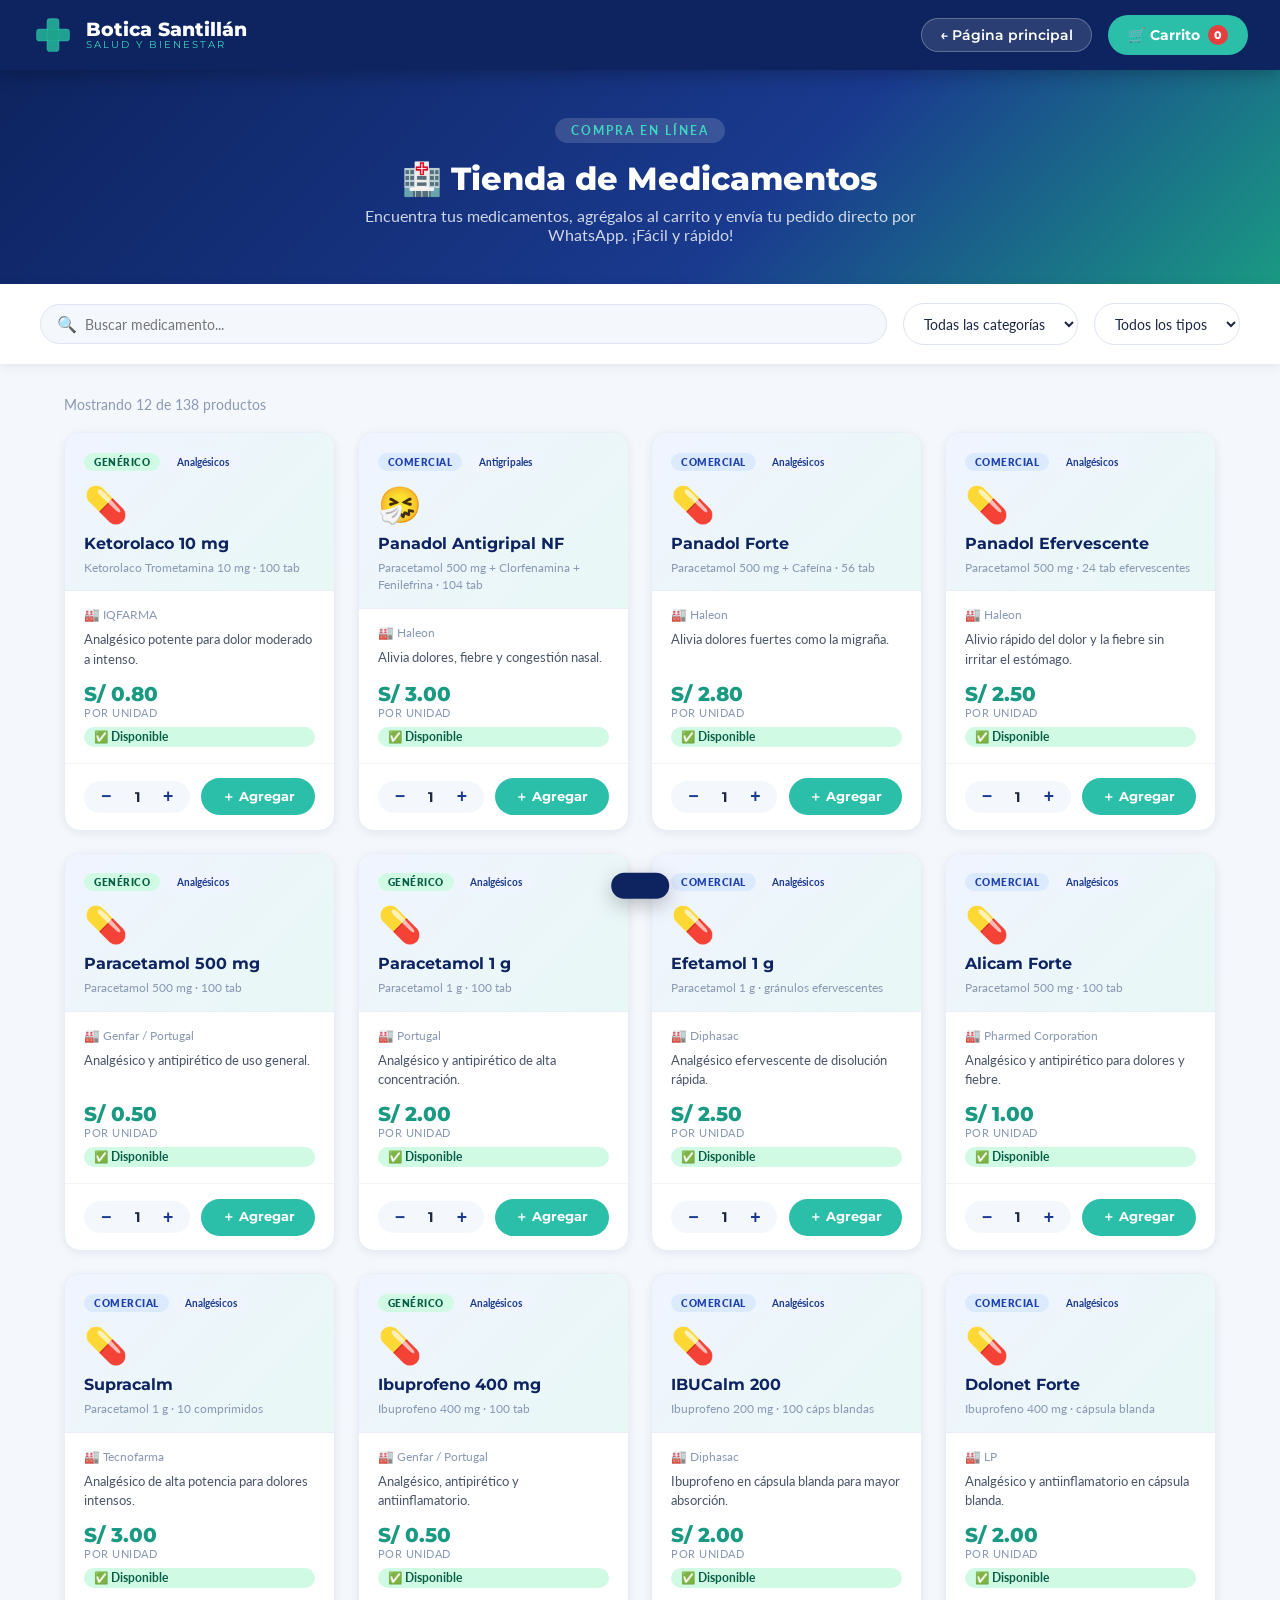
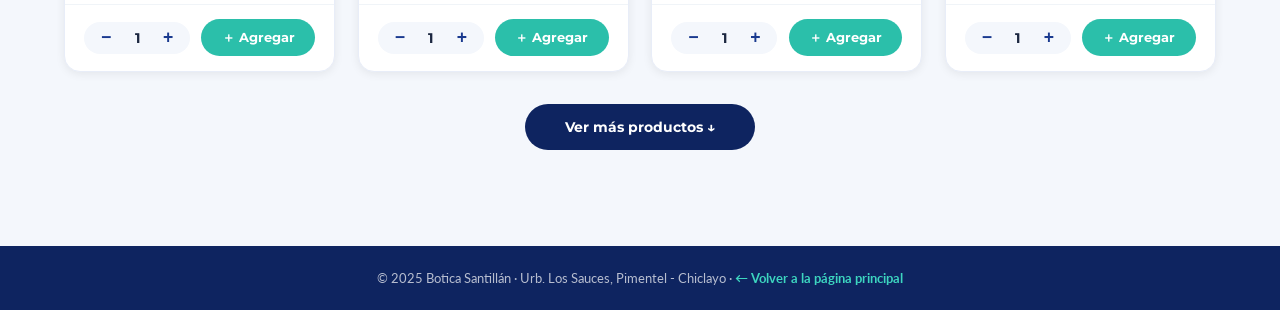
<file: tienda.html>
<!DOCTYPE html>
<html lang="es">
<head>
  <meta charset="UTF-8">
  <meta name="viewport" content="width=device-width, initial-scale=1.0">
  <title>Tienda en Línea — Botica Santillán</title>
  <link href="https://fonts.googleapis.com/css2?family=Montserrat:wght@400;600;700;800&family=Lato:wght@300;400;700&display=swap" rel="stylesheet">
  <style>
    :root {
      --blue:       #1a3a8f;
      --blue-dark:  #0e2460;
      --blue-light: #2451b3;
      --teal:       #2bbfaa;
      --teal-light: #3dd6c0;
      --teal-dark:  #1a9983;
      --white:      #ffffff;
      --gray-light: #f4f7fc;
      --gray:       #8a99b3;
      --text:       #1c2740;
    }
    *{ margin:0; padding:0; box-sizing:border-box; scroll-behavior:smooth; }
    body{ font-family:'Lato',sans-serif; color:var(--text); background:var(--gray-light); }

    /* ─── NAVBAR ─── */
    nav{
      position:fixed; top:0; left:0; right:0; z-index:1000;
      background:var(--blue-dark);
      display:flex; align-items:center; justify-content:space-between;
      padding:0 2rem; height:70px;
      box-shadow:0 2px 20px rgba(0,0,0,.3);
    }
    .nav-brand{ display:flex; align-items:center; gap:12px; text-decoration:none; }
    .nav-logo{ width:42px; height:42px; }
    .nav-title{ font-family:'Montserrat',sans-serif; font-weight:800; font-size:1.2rem; color:#fff; line-height:1.1; }
    .nav-title span{ display:block; font-size:.6rem; font-weight:400; color:var(--teal-light); letter-spacing:2px; text-transform:uppercase; }
    .nav-right{ display:flex; align-items:center; gap:1rem; }
    .btn-back{
      display:inline-flex; align-items:center; gap:7px;
      background:rgba(255,255,255,.12); color:#fff;
      border:1.5px solid rgba(255,255,255,.25);
      padding:8px 18px; border-radius:30px;
      font-family:'Montserrat',sans-serif; font-weight:600; font-size:.85rem;
      text-decoration:none; transition:all .2s;
    }
    .btn-back:hover{ background:rgba(255,255,255,.22); }
    .btn-carrito-nav{
      display:inline-flex; align-items:center; gap:8px;
      background:var(--teal); color:#fff;
      border:none; padding:10px 20px; border-radius:30px;
      font-family:'Montserrat',sans-serif; font-weight:700; font-size:.9rem;
      cursor:pointer; transition:all .2s; position:relative;
    }
    .btn-carrito-nav:hover{ background:var(--teal-dark); transform:translateY(-1px); }
    .carrito-badge{
      background:#e53e3e; color:#fff; font-size:.7rem; font-weight:800;
      width:20px; height:20px; border-radius:50%;
      display:inline-flex; align-items:center; justify-content:center;
      min-width:20px;
    }
    .carrito-badge.bump{ animation:bump .3s ease; }
    @keyframes bump{ 0%,100%{transform:scale(1)} 50%{transform:scale(1.4)} }

    /* ─── HERO TIENDA ─── */
    .tienda-hero{
      margin-top:70px;
      background:linear-gradient(135deg, var(--blue-dark) 0%, var(--blue) 60%, var(--teal-dark) 100%);
      padding:3rem 2rem 2.5rem;
      text-align:center; color:#fff;
    }
    .tienda-hero .tag{ background:rgba(255,255,255,.15); color:var(--teal-light); font-size:.75rem; font-weight:700; letter-spacing:2px; text-transform:uppercase; padding:5px 16px; border-radius:20px; display:inline-block; margin-bottom:1rem; }
    .tienda-hero h1{ font-family:'Montserrat',sans-serif; font-weight:800; font-size:2rem; margin-bottom:.5rem; }
    .tienda-hero p{ color:rgba(255,255,255,.8); font-size:1rem; max-width:560px; margin:0 auto; }

    /* ─── FILTROS ─── */
    .filtros-wrap{
      background:#fff; box-shadow:0 2px 12px rgba(0,0,0,.08);
      padding:1.2rem 2rem; position:sticky; top:70px; z-index:900;
    }
    .filtros-inner{ max-width:1200px; margin:0 auto; display:flex; gap:1rem; flex-wrap:wrap; align-items:center; }
    .search-wrap{ display:flex; align-items:center; gap:8px; flex:1; min-width:200px; background:var(--gray-light); border:1.5px solid #dde3f0; border-radius:30px; padding:0 1rem; }
    .search-wrap input{ flex:1; border:none; background:transparent; padding:.65rem 0; font-size:.9rem; font-family:'Lato',sans-serif; color:var(--text); outline:none; }
    .filtros-inner select{ padding:.65rem 1rem; border:1.5px solid #dde3f0; border-radius:30px; font-size:.88rem; font-family:'Lato',sans-serif; background:#fff; color:var(--text); cursor:pointer; }
    .filtros-inner select:focus{ border-color:var(--teal); outline:none; }

    /* ─── MAIN CONTENT ─── */
    .tienda-main{ max-width:1200px; margin:0 auto; padding:2rem 1.5rem 4rem; }
    .resultados-info{ font-size:.88rem; color:var(--gray); margin-bottom:1.2rem; }

    /* ─── GRID PRODUCTOS ─── */
    .tienda-grid{
      display:grid;
      grid-template-columns:repeat(auto-fill, minmax(260px, 1fr));
      gap:1.4rem;
    }

    /* ─── TARJETA PRODUCTO ─── */
    .tprod-card{
      background:#fff; border-radius:16px;
      box-shadow:0 2px 10px rgba(0,0,0,.07);
      border:1.5px solid #e8edf8;
      display:flex; flex-direction:column;
      transition:transform .2s, box-shadow .2s;
      overflow:hidden;
    }
    .tprod-card:hover{ transform:translateY(-4px); box-shadow:0 8px 28px rgba(26,58,143,.14); }
    .tprod-card.agotado{ opacity:.65; }

    .tprod-header{
      background:linear-gradient(135deg, #f0f4ff 0%, #e8f8f5 100%);
      padding:1.2rem 1.2rem .9rem;
      border-bottom:1.5px solid #e8edf8;
    }
    .tprod-badges{ display:flex; gap:.4rem; margin-bottom:.7rem; flex-wrap:wrap; }
    .tprod-tipo-badge{
      font-size:.65rem; font-weight:800; padding:3px 10px; border-radius:20px;
      letter-spacing:.5px; text-transform:uppercase;
    }
    .tprod-tipo-badge.generico{ background:#d1fae5; color:#065f46; }
    .tprod-tipo-badge.comercial{ background:#dbeafe; color:#1e40af; }
    .tprod-seccion-badge{ font-size:.65rem; font-weight:700; padding:3px 10px; border-radius:20px; background:#f0f4ff; color:var(--blue); }

    .tprod-icon{ font-size:2.2rem; margin:.3rem 0 .5rem; }
    .tprod-nombre{ font-family:'Montserrat',sans-serif; font-weight:700; font-size:1rem; color:var(--blue-dark); line-height:1.3; margin-bottom:.25rem; }
    .tprod-composicion{ font-size:.78rem; color:var(--gray); line-height:1.4; }

    .tprod-body{ padding:1rem 1.2rem; flex:1; display:flex; flex-direction:column; gap:.5rem; }
    .tprod-lab{ font-size:.78rem; color:var(--gray); display:flex; align-items:center; gap:5px; }
    .tprod-indicacion{ font-size:.8rem; color:#4a5568; line-height:1.5; flex:1; }

    .tprod-precios{ display:flex; gap:.8rem; align-items:flex-end; margin-top:.3rem; }
    .tprod-precio-item{ display:flex; flex-direction:column; }
    .tprod-precio-item strong{ font-family:'Montserrat',sans-serif; font-size:1.25rem; font-weight:800; color:var(--teal-dark); }
    .tprod-precio-item span{ font-size:.7rem; color:var(--gray); text-transform:uppercase; letter-spacing:.5px; }
    .tprod-precio-item.caja strong{ font-size:1rem; color:var(--blue); }

    .tprod-stock{ display:inline-block; font-size:.72rem; font-weight:700; padding:3px 10px; border-radius:20px; }
    .tprod-stock.disponible{ background:#d1fae5; color:#065f46; }
    .tprod-stock.bajo{ background:#fef3c7; color:#92400e; }
    .tprod-stock.agotado-badge{ background:#fee2e2; color:#991b1b; }

    .tprod-footer{ padding:.9rem 1.2rem; border-top:1.5px solid #f0f4f8; display:flex; gap:.7rem; align-items:center; }
    .tprod-btn-cantidad{ display:flex; align-items:center; gap:.5rem; background:var(--gray-light); border-radius:30px; padding:4px 10px; }
    .tprod-btn-cantidad button{ background:none; border:none; width:24px; height:24px; cursor:pointer; font-size:1.1rem; font-weight:700; color:var(--blue); border-radius:50%; display:flex; align-items:center; justify-content:center; transition:background .15s; }
    .tprod-btn-cantidad button:hover{ background:var(--teal-light); color:#fff; }
    .tprod-qty-display{ font-family:'Montserrat',sans-serif; font-weight:700; min-width:22px; text-align:center; font-size:.9rem; }

    .tprod-btn-agregar{
      flex:1; padding:.6rem .5rem; border:none; border-radius:30px;
      background:var(--teal); color:#fff;
      font-family:'Montserrat',sans-serif; font-weight:700; font-size:.82rem;
      cursor:pointer; transition:all .18s;
    }
    .tprod-btn-agregar:hover{ background:var(--teal-dark); }
    .tprod-btn-agregar.en-carrito{ background:var(--blue); }

    /* ─── EMPTY STATE ─── */
    .tienda-empty-state{ text-align:center; padding:3rem 1rem; grid-column:1/-1; }
    .tienda-empty-state .icon{ font-size:3rem; margin-bottom:1rem; }
    .tienda-empty-state h3{ font-family:'Montserrat',sans-serif; font-size:1.3rem; color:var(--blue-dark); margin-bottom:.5rem; }
    .tienda-empty-state p{ color:var(--gray); }

    /* ─── VER MÁS ─── */
    .ver-mas-wrap{ text-align:center; margin-top:2rem; }
    .btn-ver-mas{ background:var(--blue-dark); color:#fff; border:none; padding:.9rem 2.5rem; border-radius:30px; font-family:'Montserrat',sans-serif; font-weight:700; font-size:.9rem; cursor:pointer; transition:all .2s; }
    .btn-ver-mas:hover{ background:var(--blue); transform:translateY(-2px); }

    /* ─── MODAL CARRITO ─── */
    .carrito-overlay{
      position:fixed; inset:0; background:rgba(14,36,96,.5); z-index:2000;
      display:flex; justify-content:flex-end;
      opacity:0; visibility:hidden; transition:all .3s;
    }
    .carrito-overlay.abierto{ opacity:1; visibility:visible; }
    .carrito-panel{
      background:#fff; width:min(460px,100vw); height:100%;
      display:flex; flex-direction:column;
      transform:translateX(100%); transition:transform .35s cubic-bezier(.4,0,.2,1);
      overflow:hidden;
    }
    .carrito-overlay.abierto .carrito-panel{ transform:translateX(0); }

    .carrito-header{ background:var(--blue-dark); color:#fff; padding:1.2rem 1.5rem; display:flex; justify-content:space-between; align-items:flex-start; }
    .carrito-header h2{ font-family:'Montserrat',sans-serif; font-size:1.2rem; }
    .carrito-header p{ font-size:.82rem; opacity:.75; margin-top:3px; }
    .carrito-close{ background:rgba(255,255,255,.15); border:none; color:#fff; width:34px; height:34px; border-radius:50%; cursor:pointer; font-size:1.1rem; }

    .carrito-items{ flex:1; overflow-y:auto; padding:1rem 1.5rem; }
    .carrito-vacio{ text-align:center; padding:2.5rem 1rem; color:var(--gray); }
    .carrito-vacio p{ font-weight:700; margin:.5rem 0 .3rem; }
    .carrito-vacio span{ font-size:.83rem; }

    .carrito-item{ display:flex; align-items:center; gap:.8rem; padding:.9rem 0; border-bottom:1px solid #f0f4f8; }
    .carrito-item-info{ flex:1; }
    .carrito-item-nombre{ font-weight:700; font-size:.88rem; color:var(--blue-dark); }
    .carrito-item-comp{ font-size:.75rem; color:var(--gray); margin-top:2px; }
    .carrito-item-controls{ display:flex; align-items:center; gap:.4rem; background:var(--gray-light); border-radius:20px; padding:3px 8px; }
    .carrito-item-controls button{ background:none; border:none; cursor:pointer; font-size:1rem; font-weight:700; color:var(--blue); width:22px; height:22px; display:flex; align-items:center; justify-content:center; border-radius:50%; }
    .carrito-item-controls button:hover{ background:var(--teal); color:#fff; }
    .carrito-item-qty{ font-family:'Montserrat',sans-serif; font-weight:700; min-width:18px; text-align:center; font-size:.88rem; }
    .carrito-item-precio{ font-family:'Montserrat',sans-serif; font-weight:800; font-size:.92rem; color:var(--teal-dark); min-width:60px; text-align:right; }
    .carrito-item-quitar{ background:none; border:none; cursor:pointer; color:#ccc; font-size:.9rem; padding:3px; border-radius:50%; transition:color .15s; }
    .carrito-item-quitar:hover{ color:#e53e3e; }

    .carrito-total-wrap{ padding:1rem 1.5rem; border-top:2px solid var(--gray-light); }
    .carrito-subtotal{ display:flex; justify-content:space-between; align-items:center; }
    .carrito-subtotal span{ font-size:.88rem; color:var(--gray); }
    .carrito-subtotal strong{ font-family:'Montserrat',sans-serif; font-size:1.3rem; color:var(--blue-dark); }
    .carrito-aviso{ font-size:.75rem; color:var(--gray); margin-top:.5rem; line-height:1.4; }

    .carrito-footer-btns{ display:flex; gap:.8rem; padding:1rem 1.5rem; border-top:1px solid #f0f4f8; }
    .carrito-btn-limpiar{ flex:1; padding:.75rem; border:1.5px solid #e0e0e0; border-radius:10px; background:#fff; color:#999; font-family:'Montserrat',sans-serif; font-weight:700; font-size:.82rem; cursor:pointer; }
    .carrito-btn-limpiar:hover{ border-color:#e53e3e; color:#e53e3e; }
    .carrito-btn-proceder{ flex:2; padding:.75rem; border:none; border-radius:10px; background:var(--teal); color:#fff; font-family:'Montserrat',sans-serif; font-weight:700; font-size:.88rem; cursor:pointer; transition:background .2s; }
    .carrito-btn-proceder:hover{ background:var(--teal-dark); }

    /* ─── FORMULARIO PEDIDO ─── */
    .carrito-form{ padding:1rem 1.5rem; border-top:1px solid #f0f4f8; overflow-y:auto; }
    .carrito-form h3{ font-family:'Montserrat',sans-serif; font-size:1rem; color:var(--blue-dark); margin-bottom:1rem; }
    .carrito-form-grid{ display:grid; grid-template-columns:1fr 1fr; gap:.8rem; }
    .carrito-fg{ margin-bottom:.9rem; }
    .carrito-fg label{ display:block; font-size:.75rem; font-weight:700; color:var(--gray); margin-bottom:.35rem; text-transform:uppercase; letter-spacing:.4px; }
    .carrito-fg input, .carrito-fg select, .carrito-fg textarea{ width:100%; padding:.65rem .9rem; border:1.5px solid #dde3f0; border-radius:10px; font-size:.88rem; font-family:'Lato',sans-serif; color:var(--text); background:#fafcff; }
    .carrito-fg input:focus, .carrito-fg select:focus, .carrito-fg textarea:focus{ border-color:var(--teal); outline:none; }
    .carrito-fg textarea{ resize:vertical; min-height:60px; }

    .carrito-btn-enviar{ width:100%; padding:1rem; border:none; border-radius:12px; background:linear-gradient(135deg,#25d366,#128c7e); color:#fff; font-family:'Montserrat',sans-serif; font-weight:800; font-size:.95rem; cursor:pointer; display:flex; align-items:center; justify-content:center; gap:.6rem; transition:all .2s; margin-top:.5rem; }
    .carrito-btn-enviar:hover{ transform:translateY(-2px); box-shadow:0 6px 20px rgba(37,211,102,.4); }
    .carrito-wsp-aviso{ font-size:.73rem; color:var(--gray); text-align:center; margin-top:.5rem; }

    /* ─── TOAST ─── */
    .tienda-toast{ position:fixed; bottom:2rem; left:50%; transform:translateX(-50%) translateY(120%); background:var(--blue-dark); color:#fff; padding:.8rem 1.8rem; border-radius:30px; font-family:'Montserrat',sans-serif; font-weight:600; font-size:.88rem; z-index:3000; transition:transform .35s cubic-bezier(.4,0,.2,1); box-shadow:0 6px 20px rgba(0,0,0,.25); white-space:nowrap; }
    .tienda-toast.show{ transform:translateX(-50%) translateY(0); }

    /* ─── FOOTER ─── */
    .tienda-footer{ background:var(--blue-dark); color:rgba(255,255,255,.7); text-align:center; padding:1.5rem; font-size:.82rem; margin-top:2rem; }
    .tienda-footer a{ color:var(--teal-light); text-decoration:none; font-weight:700; }
    .tienda-footer a:hover{ text-decoration:underline; }

    /* ─── RESPONSIVE ─── */
    @media(max-width:768px){
      .filtros-inner{ gap:.6rem; }
      .tienda-grid{ grid-template-columns:1fr 1fr; gap:1rem; }
      .carrito-form-grid{ grid-template-columns:1fr; }
      nav{ padding:0 1rem; }
      .tienda-hero h1{ font-size:1.5rem; }
    }
    @media(max-width:480px){
      .tienda-grid{ grid-template-columns:1fr; }
    }
  </style>
</head>
<body>

<!-- ══ NAVBAR ══ -->
<nav>
  <a href="index.html" class="nav-brand">
    <svg class="nav-logo" viewBox="0 0 100 100" xmlns="http://www.w3.org/2000/svg">
      <rect x="35" y="10" width="30" height="80" rx="8" fill="#2bbfaa" opacity="0.85"/>
      <rect x="10" y="35" width="80" height="30" rx="8" fill="#2bbfaa" opacity="0.85"/>
      <rect x="38" y="13" width="24" height="74" rx="6" fill="#1a9983" opacity="0.5"/>
      <rect x="13" y="38" width="74" height="24" rx="6" fill="#1a9983" opacity="0.5"/>
    </svg>
    <div class="nav-title">Botica Santillán <span>Salud y Bienestar</span></div>
  </a>
  <div class="nav-right">
    <a href="index.html" class="btn-back">← Página principal</a>
    <button class="btn-carrito-nav" onclick="abrirCarrito()">
      🛒 Carrito <span class="carrito-badge" id="carrito-badge">0</span>
    </button>
  </div>
</nav>

<!-- ══ HERO ══ -->
<div class="tienda-hero">
  <div class="tag">Compra en línea</div>
  <h1>🏥 Tienda de Medicamentos</h1>
  <p>Encuentra tus medicamentos, agrégalos al carrito y envía tu pedido directo por WhatsApp. ¡Fácil y rápido!</p>
</div>

<!-- ══ FILTROS ══ -->
<div class="filtros-wrap">
  <div class="filtros-inner">
    <div class="search-wrap">
      <span>🔍</span>
      <input type="text" id="buscador" placeholder="Buscar medicamento..." oninput="filtrar()" autocomplete="off">
    </div>
    <select id="filtro-seccion" onchange="filtrar()">
      <option value="">Todas las categorías</option>
      <option>Analgésicos</option>
      <option>Antibióticos</option>
      <option>Antiinflamatorios</option>
      <option>Antihistamínicos</option>
      <option>Antigripales</option>
      <option>Gastroenterología</option>
      <option>Cardiovascular</option>
      <option>Respiratorio</option>
      <option>Dermatología</option>
      <option>Diabetes</option>
      <option>Antimicóticos</option>
      <option>Antiparasitarios</option>
      <option>Neurología</option>
      <option>Ginecología</option>
      <option>Urología</option>
      <option>Pediátricos</option>
      <option>Suplementos</option>
      <option>Otros</option>
    </select>
    <select id="filtro-tipo" onchange="filtrar()">
      <option value="">Todos los tipos</option>
      <option value="generico">Genérico</option>
      <option value="comercial">Comercial</option>
    </select>
  </div>
</div>

<!-- ══ MAIN ══ -->
<div class="tienda-main">
  <p class="resultados-info" id="info-resultados"></p>
  <div class="tienda-grid" id="tienda-grid"></div>
  <div class="ver-mas-wrap" id="ver-mas-wrap" style="display:none">
    <button class="btn-ver-mas" onclick="mostrarMas()">Ver más productos ↓</button>
  </div>
</div>

<!-- ══ FOOTER ══ -->
<div class="tienda-footer">
  <p>© 2025 Botica Santillán · Urb. Los Sauces, Pimentel - Chiclayo · <a href="index.html">← Volver a la página principal</a></p>
</div>

<!-- ══ MODAL CARRITO ══ -->
<div id="modal-carrito" class="carrito-overlay" onclick="if(event.target===this)cerrarCarrito()">
  <div class="carrito-panel">
    <div class="carrito-header">
      <div>
        <h2>🛒 Tu Carrito</h2>
        <p id="carrito-count-label">0 productos</p>
      </div>
      <button class="carrito-close" onclick="cerrarCarrito()">✕</button>
    </div>

    <div class="carrito-items" id="carrito-items">
      <div class="carrito-vacio" id="carrito-vacio">
        <div style="font-size:3rem">🛒</div>
        <p>Tu carrito está vacío</p>
        <span>Agrega productos desde el catálogo</span>
      </div>
    </div>

    <div id="carrito-total-wrap" style="display:none" class="carrito-total-wrap">
      <div class="carrito-subtotal">
        <span>Subtotal estimado:</span>
        <strong id="carrito-total-monto">S/ 0.00</strong>
      </div>
      <p class="carrito-aviso">⚠️ Precios referenciales. El monto final será confirmado por nuestro equipo.</p>
    </div>

    <div id="carrito-form" class="carrito-form" style="display:none">
      <h3>📋 Tus datos para el pedido</h3>
      <div class="carrito-form-grid">
        <div class="carrito-fg">
          <label>Nombre completo *</label>
          <input type="text" id="ped-nombre" placeholder="Ej: Juan Pérez">
        </div>
        <div class="carrito-fg">
          <label>Celular / WhatsApp *</label>
          <input type="tel" id="ped-celular" placeholder="Ej: 999 888 777">
        </div>
      </div>
      <div class="carrito-fg">
        <label>Dirección <span style="opacity:.6;text-transform:none">(opcional si recoge en tienda)</span></label>
        <input type="text" id="ped-direccion" placeholder="Ej: Av. Los Laureles 123, Pimentel">
      </div>
      <div class="carrito-form-grid">
        <div class="carrito-fg">
          <label>Tipo de entrega</label>
          <select id="ped-entrega">
            <option value="delivery">🚚 Delivery a domicilio</option>
            <option value="recojo">🏪 Recojo en tienda</option>
          </select>
        </div>
        <div class="carrito-fg">
          <label>Método de pago</label>
          <select id="ped-pago">
            <option value="efectivo">💵 Efectivo</option>
            <option value="yape">📱 Yape</option>
            <option value="mixto">🔀 Yape + Efectivo</option>
          </select>
        </div>
      </div>
      <div class="carrito-fg">
        <label>Observaciones <span style="opacity:.6;text-transform:none">(alergias, receta, etc.)</span></label>
        <textarea id="ped-obs" placeholder="Ej: Tengo receta médica, soy alérgico a..."></textarea>
      </div>
      <button class="carrito-btn-enviar" onclick="enviarPedido()">
        <svg width="20" height="20" viewBox="0 0 24 24" fill="currentColor"><path d="M17.472 14.382c-.297-.149-1.758-.867-2.03-.967-.273-.099-.471-.148-.67.15-.197.297-.767.966-.94 1.164-.173.199-.347.223-.644.075-.297-.15-1.255-.463-2.39-1.475-.883-.788-1.48-1.761-1.653-2.059-.173-.297-.018-.458.13-.606.134-.133.298-.347.446-.52.149-.174.198-.298.298-.497.099-.198.05-.371-.025-.52-.075-.149-.669-1.612-.916-2.207-.242-.579-.487-.5-.669-.51-.173-.008-.371-.01-.57-.01-.198 0-.52.074-.792.372-.272.297-1.04 1.016-1.04 2.479 0 1.462 1.065 2.875 1.213 3.074.149.198 2.096 3.2 5.077 4.487.709.306 1.262.489 1.694.625.712.227 1.36.195 1.871.118.571-.085 1.758-.719 2.006-1.413.248-.694.248-1.289.173-1.413-.074-.124-.272-.198-.57-.347m-5.421 7.403h-.004a9.87 9.87 0 01-5.031-1.378l-.361-.214-3.741.982.998-3.648-.235-.374a9.86 9.86 0 01-1.51-5.26c.001-5.45 4.436-9.884 9.888-9.884 2.64 0 5.122 1.03 6.988 2.898a9.825 9.825 0 012.893 6.994c-.003 5.45-4.437 9.884-9.885 9.884m8.413-18.297A11.815 11.815 0 0012.05 0C5.495 0 .16 5.335.157 11.892c0 2.096.547 4.142 1.588 5.945L.057 24l6.305-1.654a11.882 11.882 0 005.683 1.448h.005c6.554 0 11.89-5.335 11.893-11.893a11.821 11.821 0 00-3.48-8.413z"/></svg>
        Enviar pedido por WhatsApp
      </button>
      <p class="carrito-wsp-aviso">Serás redirigido a WhatsApp con tu pedido completo listo para enviar.</p>
    </div>

    <div id="carrito-footer-btns" class="carrito-footer-btns" style="display:none">
      <button class="carrito-btn-limpiar" onclick="vaciarCarrito()">🗑 Vaciar</button>
      <button class="carrito-btn-proceder" onclick="mostrarFormulario()">Completar pedido →</button>
    </div>
  </div>
</div>

<!-- TOAST -->
<div id="toast" class="tienda-toast"></div>

<script>
(function(){
  const WA = '51922370933';
  const POR_PAGINA = 12;

  /* ════════════════════════════════
     CATÁLOGO DE PRODUCTOS
  ════════════════════════════════ */
  const PRODUCTOS = [
    // ── ANALGÉSICOS ──
    { id:1,  nombre:'Ketorolaco 10 mg', composicion:'Ketorolaco Trometamina 10 mg · 100 tab', lab:'IQFARMA', seccion:'Analgésicos', tipo:'generico', indicacion:'Analgésico potente para dolor moderado a intenso.', punit:0.80, stock:100 },
    { id:2,  nombre:'Panadol Antigripal NF', composicion:'Paracetamol 500 mg + Clorfenamina + Fenilefrina · 104 tab', lab:'Haleon', seccion:'Antigripales', tipo:'comercial', indicacion:'Alivia dolores, fiebre y congestión nasal.', punit:3.00, stock:50 },
    { id:3,  nombre:'Panadol Forte', composicion:'Paracetamol 500 mg + Cafeína · 56 tab', lab:'Haleon', seccion:'Analgésicos', tipo:'comercial', indicacion:'Alivia dolores fuertes como la migraña.', punit:2.80, stock:50 },
    { id:4,  nombre:'Panadol Efervescente', composicion:'Paracetamol 500 mg · 24 tab efervescentes', lab:'Haleon', seccion:'Analgésicos', tipo:'comercial', indicacion:'Alivio rápido del dolor y la fiebre sin irritar el estómago.', punit:2.50, stock:40 },
    { id:5,  nombre:'Paracetamol 500 mg', composicion:'Paracetamol 500 mg · 100 tab', lab:'Genfar / Portugal', seccion:'Analgésicos', tipo:'generico', indicacion:'Analgésico y antipirético de uso general.', punit:0.50, stock:200 },
    { id:6,  nombre:'Paracetamol 1 g', composicion:'Paracetamol 1 g · 100 tab', lab:'Portugal', seccion:'Analgésicos', tipo:'generico', indicacion:'Analgésico y antipirético de alta concentración.', punit:2.00, stock:100 },
    { id:7,  nombre:'Efetamol 1 g', composicion:'Paracetamol 1 g · gránulos efervescentes', lab:'Diphasac', seccion:'Analgésicos', tipo:'comercial', indicacion:'Analgésico efervescente de disolución rápida.', punit:2.50, stock:30 },
    { id:8,  nombre:'Alicam Forte', composicion:'Paracetamol 500 mg · 100 tab', lab:'Pharmed Corporation', seccion:'Analgésicos', tipo:'comercial', indicacion:'Analgésico y antipirético para dolores y fiebre.', punit:1.00, stock:100 },
    { id:9,  nombre:'Supracalm', composicion:'Paracetamol 1 g · 10 comprimidos', lab:'Tecnofarma', seccion:'Analgésicos', tipo:'comercial', indicacion:'Analgésico de alta potencia para dolores intensos.', punit:3.00, stock:30 },
    { id:10, nombre:'Ibuprofeno 400 mg', composicion:'Ibuprofeno 400 mg · 100 tab', lab:'Genfar / Portugal', seccion:'Analgésicos', tipo:'generico', indicacion:'Analgésico, antipirético y antiinflamatorio.', punit:0.50, stock:200 },
    { id:11, nombre:'IBUCalm 200', composicion:'Ibuprofeno 200 mg · 100 cáps blandas', lab:'Diphasac', seccion:'Analgésicos', tipo:'comercial', indicacion:'Ibuprofeno en cápsula blanda para mayor absorción.', punit:2.00, stock:80 },
    { id:12, nombre:'Dolonet Forte', composicion:'Ibuprofeno 400 mg · cápsula blanda', lab:'LP', seccion:'Analgésicos', tipo:'comercial', indicacion:'Analgésico y antiinflamatorio en cápsula blanda.', punit:2.00, stock:60 },
    { id:13, nombre:'Mepadol Extra Forte', composicion:'Ibuprofeno 600 mg · 100 tab', lab:'Pharma Genéricos', seccion:'Analgésicos', tipo:'comercial', indicacion:'Antiinflamatorio, antipirético y analgésico potente.', punit:2.00, stock:60 },
    { id:14, nombre:'Na\'flex Mujer', composicion:'Ibuprofeno 200 mg · cápsula blanda', lab:'Diphasac', seccion:'Analgésicos', tipo:'comercial', indicacion:'Ibuprofeno específico para el alivio del dolor menstrual.', punit:2.00, stock:40 },
    { id:15, nombre:'Plidocheck Plus 400 mg', composicion:'Ibuprofeno 400 mg · 100 cáps blandas', lab:'Bonapharm', seccion:'Analgésicos', tipo:'comercial', indicacion:'Analgésico y antiinflamatorio en cápsula blanda.', punit:1.50, stock:50 },
    { id:16, nombre:'Doloibupress Forte', composicion:'Ibuprofeno 200 mg + Paracetamol 500 mg · 100 tab', lab:'Pharmed Corporation', seccion:'Analgésicos', tipo:'comercial', indicacion:'Combinación analgésica potente para dolores moderados.', punit:1.50, stock:80 },
    { id:17, nombre:'PalDolor Extra Forte F', composicion:'Ibuprofeno 200 mg + Paracetamol 500 mg · 200 tab', lab:'Hersil', seccion:'Analgésicos', tipo:'comercial', indicacion:'Analgésico y antiinflamatorio de doble acción.', punit:1.50, stock:100 },
    { id:18, nombre:'Naproxeno Sódico 550 mg', composicion:'Naproxeno Sódico 550 mg · 100 tab', lab:'Portugal', seccion:'Antiinflamatorios', tipo:'generico', indicacion:'Antiinflamatorio no esteroideo para dolor y artritis.', punit:1.00, stock:100 },
    { id:19, nombre:'Iraxén', composicion:'Naproxeno Sódico 550 mg · 100 comprimidos', lab:'Quilab', seccion:'Antiinflamatorios', tipo:'comercial', indicacion:'AINE para dolor, inflamación y fiebre.', punit:1.60, stock:60 },
    { id:20, nombre:'Aproflam', composicion:'Naproxeno Sódico · 100 tab', lab:'LP', seccion:'Antiinflamatorios', tipo:'comercial', indicacion:'Antiinflamatorio y analgésico.', punit:2.00, stock:50 },
    { id:21, nombre:'Reprimán 500 mg', composicion:'Metamizol Sódico 500 mg · 100 comprimidos', lab:'Quilab', seccion:'Analgésicos', tipo:'comercial', indicacion:'Analgésico y antipirético potente.', punit:0.50, stock:100 },
    { id:22, nombre:'Ergonex Plus', composicion:'Cafeína 100 mg + Ergotamina 1 mg + Paracetamol · tab', lab:'Laboratorio', seccion:'Analgésicos', tipo:'comercial', indicacion:'Para tratamiento de la migraña y cefaleas.', punit:2.30, stock:40 },
    { id:23, nombre:'GripaMaxx', composicion:'Paracetamol 325 mg + Dextrometorfano + Fenilefrina · 120 cáps', lab:'Diphasac', seccion:'Antigripales', tipo:'comercial', indicacion:'Alivia síntomas del resfriado: dolor, tos y congestión.', punit:3.00, stock:60 },
    { id:24, nombre:'Chao NF', composicion:'Paracetamol 500 mg + Fenilefrina + Clorfenamina · 100 tab', lab:'Laboratorio', seccion:'Antigripales', tipo:'comercial', indicacion:'Contra los malestares de la gripe.', punit:2.50, stock:60 },
    { id:25, nombre:'Resfliu', composicion:'Paracetamol 500 mg + Fenilefrina + Clorfenamina · 100 tab', lab:'LP', seccion:'Antigripales', tipo:'comercial', indicacion:'Alivia síntomas de la gripe y el resfrío.', punit:1.50, stock:80 },
    { id:26, nombre:'Dexalor Plus', composicion:'Betametasona 0.25 mg + Dexclorfeniramina 2 mg · 100 tab', lab:'LP', seccion:'Antihistamínicos', tipo:'comercial', indicacion:'Antihistamínico y antiinflamatorio para alergias.', punit:2.00, stock:40 },
    { id:27, nombre:'Tadoflex', composicion:'Paracetamol 300 mg + Clorzoxazona · 100 tab', lab:'LP', seccion:'Analgésicos', tipo:'comercial', indicacion:'Relajante muscular y analgésico.', punit:3.00, stock:50 },
    { id:28, nombre:'Diclofenaco 50 mg', composicion:'Diclofenaco Sódico 50 mg · 100 tab', lab:'IQFARMA / Genfar', seccion:'Antiinflamatorios', tipo:'generico', indicacion:'AINE para dolor e inflamación osteoarticular.', punit:0.40, stock:200 },
    { id:29, nombre:'Dolocordralan Forte', composicion:'Diclofenaco Sódico 100 mg · tab liberación prolongada', lab:'Laboratorio', seccion:'Antiinflamatorios', tipo:'comercial', indicacion:'Antiinflamatorio de liberación prolongada.', punit:1.50, stock:40 },
    { id:30, nombre:'Dolocordralan Extra Forte NF', composicion:'Diclofenaco 50 mg + Tiamina + Piridoxina + Cianocobalamina · 204 cáps', lab:'Laboratorio', seccion:'Antiinflamatorios', tipo:'comercial', indicacion:'Antiinflamatorio con complejo vitamínico B.', punit:2.50, stock:50 },
    { id:31, nombre:'Orfenadrina 100 mg', composicion:'Orfenadrina 100 mg · tab liberación prolongada', lab:'Portugal', seccion:'Analgésicos', tipo:'generico', indicacion:'Relajante muscular para contracturas y dolor.', punit:1.00, stock:60 },
    { id:32, nombre:'MioDel Relax NF', composicion:'Paracetamol 450 mg + Orfenadrina 35 mg · 100 tab', lab:'LP Laboratorios', seccion:'Analgésicos', tipo:'comercial', indicacion:'Relajante muscular y analgésico combinado.', punit:2.50, stock:40 },

    // ── ANTIBIÓTICOS ──
    { id:33, nombre:'Amoxicilina 500 mg', composicion:'Amoxicilina 500 mg · 100 cáps', lab:'Portugal', seccion:'Antibióticos', tipo:'generico', indicacion:'Antibiótico de amplio espectro para infecciones bacterianas.', punit:0.50, stock:200 },
    { id:34, nombre:'Bactamox (Amoxicilina) 500 mg', composicion:'Amoxicilina 500 mg · 100 cáps', lab:'OQ Pharmaceutical', seccion:'Antibióticos', tipo:'comercial', indicacion:'Antibiótico betalactámico para infecciones bacterianas.', punit:1.50, stock:80 },
    { id:35, nombre:'Azitromicina 500 mg', composicion:'Azitromicina 500 mg · 100 tab', lab:'Portugal', seccion:'Antibióticos', tipo:'generico', indicacion:'Antibiótico macrólido para infecciones respiratorias y de piel.', punit:2.00, stock:100 },
    { id:36, nombre:'Amoxicilina + Ác. Clavulánico 500/125 mg', composicion:'Amoxicilina 500 mg + Ácido Clavulánico 125 mg · 10 tab', lab:'Pharma Genéricos', seccion:'Antibióticos', tipo:'generico', indicacion:'Antibiótico de amplio espectro resistente a betalactamasas.', punit:4.50, stock:60 },
    { id:37, nombre:'Proflox-CL 500/125 mg', composicion:'Amoxicilina 500 mg + Ácido Clavulánico 125 mg · 10 tab', lab:'Bonapharm', seccion:'Antibióticos', tipo:'comercial', indicacion:'Antibiótico betalactámico combinado.', punit:3.50, stock:50 },
    { id:38, nombre:'Amoxelin 875/125 mg', composicion:'Amoxicilina 875 mg + Ácido Clavulánico 125 mg · 42 tab', lab:'LP', seccion:'Antibióticos', tipo:'comercial', indicacion:'Antibiótico betalactámico de alta potencia.', punit:4.50, stock:40 },
    { id:39, nombre:'Bactrim Forte', composicion:'Sulfametoxazol 800 mg + Trimetoprima 160 mg · 100 comprimidos', lab:'Sagebsa', seccion:'Antibióticos', tipo:'comercial', indicacion:'Antibiótico para infecciones urinarias y respiratorias.', punit:2.00, stock:80 },
    { id:40, nombre:'Bacterol Forte', composicion:'Sulfametoxazol 800 mg + Trimetoprima 160 mg · 20 tab', lab:'Laboratorio', seccion:'Antibióticos', tipo:'comercial', indicacion:'Antibiótico combinado para infecciones bacterianas.', punit:2.50, stock:60 },
    { id:41, nombre:'Eritromicina 500 mg', composicion:'Eritromicina 500 mg · cáps', lab:'Genfar', seccion:'Antibióticos', tipo:'generico', indicacion:'Antibiótico macrólido para infecciones de vías respiratorias.', punit:1.00, stock:80 },
    { id:42, nombre:'Dicloxacilina 500 mg', composicion:'Dicloxacilina 500 mg · 100 cáps', lab:'Portugal', seccion:'Antibióticos', tipo:'generico', indicacion:'Antibiótico para infecciones por estafilococos.', punit:0.80, stock:100 },
    { id:43, nombre:'Doxiciclina 100 mg', composicion:'Doxiciclina 100 mg · 100 tab/cáps', lab:'Portugal / AC Farma', seccion:'Antibióticos', tipo:'generico', indicacion:'Antibiótico tetraciclina de amplio espectro.', punit:1.00, stock:100 },
    { id:44, nombre:'Biobroncol S (Cefalexina 500 mg)', composicion:'Cefalexina 500 mg · 12 cáps', lab:'IQFARMA', seccion:'Antibióticos', tipo:'comercial', indicacion:'Antibiótico cefalosporina para infecciones de piel y vías urinarias.', punit:3.50, stock:40 },
    { id:45, nombre:'Cloranfenicol', composicion:'Cloranfenicol · 100 cáps', lab:'IQFARMA', seccion:'Antibióticos', tipo:'generico', indicacion:'Antibiótico de amplio espectro para infecciones graves.', punit:2.50, stock:50 },
    { id:46, nombre:'Dicloxacilina 250 mg/5 mL Susp.', composicion:'Dicloxacilina 250 mg/5 mL · polvo 60 mL', lab:'Portugal', seccion:'Antibióticos', tipo:'generico', indicacion:'Antibiótico en suspensión para niños con infecciones por estafilococos.', punit:8.00, stock:30 },
    { id:47, nombre:'Amoxicilina + Ác. Clavulánico 250/62.5 mg Susp', composicion:'Amoxicilina + Ácido Clavulánico · polvo 60 mL', lab:'Portugal', seccion:'Pediátricos', tipo:'generico', indicacion:'Antibiótico combinado en suspensión para niños.', punit:14.50, stock:25 },

    // ── ANTIHISTAMÍNICOS ──
    { id:48, nombre:'Loratadina 10 mg', composicion:'Loratadina 10 mg · 100 tab', lab:'Farmindustria', seccion:'Antihistamínicos', tipo:'generico', indicacion:'Antihistamínico para rinitis alérgica y urticaria.', punit:2.00, stock:100 },
    { id:49, nombre:'Clorophen (Clorfenamina 4 mg)', composicion:'Clorfenamina Maleato 4 mg · 100 tab', lab:'Pharmed Corporation', seccion:'Antihistamínicos', tipo:'comercial', indicacion:'Antihistamínico para alergias e irritaciones.', punit:1.00, stock:80 },
    { id:50, nombre:'Desloratadina 5 mg', composicion:'Desloratadina 5 mg · 100 tab', lab:'LaboGen', seccion:'Antihistamínicos', tipo:'generico', indicacion:'Antihistamínico de segunda generación sin somnolencia.', punit:0.70, stock:100 },
    { id:51, nombre:'Neoalergine Plus (Cetirizina 10 mg)', composicion:'Cetirizina Clorhidrato 10 mg · 30 cáps blandas', lab:'Bonapharm', seccion:'Antihistamínicos', tipo:'comercial', indicacion:'Antihistamínico para alergias estacionales y urticaria.', punit:1.50, stock:60 },
    { id:52, nombre:'Levitor (Levocetirizina 5 mg)', composicion:'Levocetirizina 5 mg · 100 tab', lab:'LP', seccion:'Antihistamínicos', tipo:'comercial', indicacion:'Antihistamínico potente para alergias.', punit:1.50, stock:50 },
    { id:53, nombre:'Levocetirizina 5 mg', composicion:'Levocetirizina 5 mg · 100 tab', lab:'LaboGen', seccion:'Antihistamínicos', tipo:'generico', indicacion:'Antihistamínico de última generación.', punit:0.70, stock:80 },
    { id:54, nombre:'Dexametasona 4 mg', composicion:'Dexametasona 4 mg · 100 tab', lab:'Portugal', seccion:'Antiinflamatorios', tipo:'generico', indicacion:'Corticosteroide para inflamación, alergias y enfermedades autoinmunes.', punit:0.50, stock:100 },
    { id:55, nombre:'Mexadet (Dexametasona)', composicion:'Dexametasona 4 mg · tab', lab:'Laboratorio', seccion:'Antiinflamatorios', tipo:'comercial', indicacion:'Corticosteroide de uso sistémico.', punit:1.00, stock:60 },
    { id:56, nombre:'Clorfenamina Maleato 2 mg/5 mL Jarabe', composicion:'Clorfenamina 2 mg/5 mL · solución oral 120 mL', lab:'Portugal', seccion:'Pediátricos', tipo:'generico', indicacion:'Antihistamínico en jarabe para niños con alergias.', punit:6.00, stock:30 },
    { id:57, nombre:'Cetirizina 5 mg/5 mL Solución', composicion:'Cetirizina 5 mg/5 mL · solución oral 60 mL', lab:'Portugal', seccion:'Pediátricos', tipo:'generico', indicacion:'Antihistamínico líquido para niños.', punit:6.00, stock:25 },

    // ── GASTROENTEROLOGÍA ──
    { id:58, nombre:'Omeprazol 20 mg', composicion:'Omeprazol 20 mg · 100 cáps', lab:'MS Pharma / DANY', seccion:'Gastroenterología', tipo:'generico', indicacion:'Inhibidor de bomba de protones para gastritis y úlceras.', punit:0.50, stock:200 },
    { id:59, nombre:'Esomeprazol 20 mg', composicion:'Esomeprazol 20 mg · 30 tab liberación retardada', lab:'Bonapharm', seccion:'Gastroenterología', tipo:'generico', indicacion:'Inhibidor de bomba de protones de nueva generación.', punit:1.20, stock:80 },
    { id:60, nombre:'Gaseobal (Simeticona 125 mg)', composicion:'Simeticona 125 mg · 100 cáps blandas', lab:'Laboratorio', seccion:'Gastroenterología', tipo:'comercial', indicacion:'Antiinflatulento para gases y distensión abdominal.', punit:2.00, stock:60 },
    { id:61, nombre:'Simeticona 80 mg', composicion:'Simeticona 80 mg · 30 tab masticables', lab:'IQFARMA', seccion:'Gastroenterología', tipo:'generico', indicacion:'Para gases y flatulencias.', punit:0.80, stock:80 },
    { id:62, nombre:'Nopasmoll', composicion:'Hioscina 10 mg + Paracetamol 500 mg · 100 tab', lab:'LP', seccion:'Gastroenterología', tipo:'comercial', indicacion:'Antiespasmódico y analgésico para dolor abdominal.', punit:2.00, stock:60 },
    { id:63, nombre:'Gineprox Compositum', composicion:'Hioscina 10 mg + Metamizol 250 mg · 100 tab', lab:'LP', seccion:'Gastroenterología', tipo:'comercial', indicacion:'Analgésico y antiespasmódico para cólicos.', punit:2.00, stock:50 },
    { id:64, nombre:'Floratil 250 mg', composicion:'Saccharomyces boulardii 250 mg · 10 cáps', lab:'Laboratorio', seccion:'Gastroenterología', tipo:'comercial', indicacion:'Probiótico para diarrea y restauración de flora intestinal.', punit:4.50, stock:40 },
    { id:65, nombre:'Darrex (Loperamida)', composicion:'Loperamida 2 mg · 100 cáps', lab:'LP', seccion:'Gastroenterología', tipo:'comercial', indicacion:'Antidiarreico para el control de la diarrea aguda.', punit:4.50, stock:50 },
    { id:66, nombre:'Bismutol', composicion:'Subsalicilato de Bismuto · frasco', lab:'Laboratorio', seccion:'Gastroenterología', tipo:'comercial', indicacion:'Alivio de acidez, indigestión, diarrea y náuseas.', punit:1.50, stock:40 },
    { id:67, nombre:'Ciruelax Té', composicion:'Cassia angustifolia · 30 filtrantes', lab:'Garden House', seccion:'Gastroenterología', tipo:'comercial', indicacion:'Laxante natural de origen vegetal.', punit:1.30, stock:50 },
    { id:68, nombre:'Dilolax Retard (Bisacodilo 5 mg)', composicion:'Bisacodilo 5 mg · 100 tab liberación retardada', lab:'OQ Pharmaceutical', seccion:'Gastroenterología', tipo:'comercial', indicacion:'Laxante para el estreñimiento.', punit:1.50, stock:60 },
    { id:69, nombre:'Bisacodilo 5 mg', composicion:'Bisacodilo 5 mg · 100 tab', lab:'AC Farma', seccion:'Gastroenterología', tipo:'generico', indicacion:'Laxante estimulante para estreñimiento.', punit:1.50, stock:60 },
    { id:70, nombre:'Magnesol', composicion:'Magnesio + Zinc · suplemento nutricional 33/5g', lab:'Laboratorio', seccion:'Suplementos', tipo:'comercial', indicacion:'Suplemento de magnesio y zinc para el organismo.', punit:1.50, stock:30 },
    { id:71, nombre:'Nitoxadin 100 mg/5 mL', composicion:'Nitazoxanida 100 mg/5 mL · polvo 60 mL', lab:'Portugal', seccion:'Antiparasitarios', tipo:'generico', indicacion:'Antiparasitario para Giardia, Cryptosporidium y otras parasitosis.', punit:20.00, stock:20 },
    { id:72, nombre:'Nitoxadin 500 mg', composicion:'Nitazoxanida 500 mg · 6 tab', lab:'Portugal', seccion:'Antiparasitarios', tipo:'generico', indicacion:'Antiparasitario de amplio espectro.', punit:24.00, stock:20 },
    { id:73, nombre:'Parasitel (Albendazol 200 mg)', composicion:'Albendazol 200 mg · tab', lab:'Markos', seccion:'Antiparasitarios', tipo:'comercial', indicacion:'Antihelmíntico para lombricosis y otras parasitosis.', punit:4.50, stock:40 },
    { id:74, nombre:'Albendazol 100 mg/5 mL Susp.', composicion:'Albendazol 100 mg/5 mL · 2 frascos x 20 mL', lab:'Farmindustria', seccion:'Antiparasitarios', tipo:'generico', indicacion:'Antihelmíntico en suspensión para niños.', punit:5.00, stock:30 },
    { id:75, nombre:'Metronidazol 500 mg', composicion:'Metronidazol 500 mg · 100 tab', lab:'Genfar', seccion:'Antibióticos', tipo:'generico', indicacion:'Antibiótico para infecciones por anaerobios y parásitos.', punit:1.00, stock:100 },
    { id:76, nombre:'Vitathon', composicion:'Complejo B + Vitaminas · suplemento', lab:'Abbott', seccion:'Suplementos', tipo:'comercial', indicacion:'Suplemento vitamínico para el fortalecimiento del organismo.', punit:2.00, stock:50 },

    // ── CARDIOVASCULAR ──
    { id:77, nombre:'Losartán Potásico 50 mg', composicion:'Losartán Potásico 50 mg · 100 tab', lab:'AC Farma / Portugal', seccion:'Cardiovascular', tipo:'generico', indicacion:'Antihipertensivo ARA-II para la hipertensión arterial.', punit:0.90, stock:100 },
    { id:78, nombre:'Furosemida 40 mg', composicion:'Furosemida 40 mg · 100 tab', lab:'IQFARMA', seccion:'Cardiovascular', tipo:'generico', indicacion:'Diurético de asa para hipertensión e insuficiencia cardíaca.', punit:0.30, stock:150 },
    { id:79, nombre:'Angidex NF (Nifedipino 30 mg)', composicion:'Nifedipino 30 mg · 30 tab liberación prolongada', lab:'Portugal', seccion:'Cardiovascular', tipo:'comercial', indicacion:'Calcioantagonista para hipertensión y angina de pecho.', punit:2.00, stock:40 },
    { id:80, nombre:'Captopril 25 mg', composicion:'Captopril 25 mg · 100 tab', lab:'Farmindustria', seccion:'Cardiovascular', tipo:'generico', indicacion:'IECA para hipertensión arterial e insuficiencia cardíaca.', punit:0.10, stock:200 },
    { id:81, nombre:'Tamsulosina 0.4 mg', composicion:'Tamsulosina 0.4 mg · 30 cáps liberación prolongada', lab:'Bonapharm', seccion:'Urología', tipo:'generico', indicacion:'Para el tratamiento de la hiperplasia prostática benigna.', punit:1.50, stock:40 },
    { id:82, nombre:'Bisoprolol Fumarato 5 mg', composicion:'Bisoprolol Fumarato 5 mg · 30 tab', lab:'QM Pharma', seccion:'Cardiovascular', tipo:'generico', indicacion:'Betabloqueador para hipertensión y enfermedades cardíacas.', punit:1.50, stock:30 },
    { id:83, nombre:'Gemfibrozilo 600 mg', composicion:'Gemfibrozilo 600 mg · 20 tab', lab:'IQFARMA', seccion:'Cardiovascular', tipo:'generico', indicacion:'Para reducir triglicéridos y colesterol elevados.', punit:2.00, stock:30 },

    // ── RESPIRATORIO ──
    { id:84, nombre:'Salbutamol 100 mcg/dosis', composicion:'Salbutamol 100 mcg/dosis · aerosol 200 dosis', lab:'LABOT / Pharma Genéricos', seccion:'Respiratorio', tipo:'generico', indicacion:'Broncodilatador para asma y EPOC.', punit:12.00, stock:25 },
    { id:85, nombre:'Ventusol (Salbutamol 5 mg/mL)', composicion:'Salbutamol 5 mg/mL · solución nebulización', lab:'Farmasur', seccion:'Respiratorio', tipo:'comercial', indicacion:'Broncodilatador para nebulización.', punit:20.00, stock:20 },
    { id:86, nombre:'Merifar (Metoclopramida HCl 4 mg/mL)', composicion:'Metoclopramida HCl 4 mg/mL · solución 15 mL', lab:'Laboratorios Indufar', seccion:'Gastroenterología', tipo:'comercial', indicacion:'Antiemético y procinético para náuseas y vómitos.', punit:25.00, stock:15 },
    { id:87, nombre:'Ambroxol 30 mg/5 mL', composicion:'Ambroxol 30 mg/5 mL · solución oral 120 mL', lab:'Portugal', seccion:'Respiratorio', tipo:'generico', indicacion:'Mucolítico para flemas y tos con mucosidad.', punit:7.00, stock:30 },
    { id:88, nombre:'Ambroxol Pediátrico 15 mg/5 mL', composicion:'Ambroxol 15 mg/5 mL · solución oral 120 mL', lab:'Portugal', seccion:'Pediátricos', tipo:'generico', indicacion:'Mucolítico pediátrico para flemas y tos.', punit:7.00, stock:30 },
    { id:89, nombre:'Dextrometorfano 15 mg/5 mL', composicion:'Dextrometorfano 15 mg/5 mL · solución 120 mL', lab:'Portugal', seccion:'Respiratorio', tipo:'generico', indicacion:'Antitusígeno para tos seca.', punit:7.50, stock:30 },
    { id:90, nombre:'Otidol (Solución Ótica 5 mL)', composicion:'Solución ótica · 5 mL', lab:'Lansier', seccion:'Otros', tipo:'comercial', indicacion:'Para el dolor e infecciones del oído externo.', punit:13.00, stock:20 },
    { id:91, nombre:'Floril (Solución Oftálmica)', composicion:'Solución oftálmica · 15 mL', lab:'Lansier', seccion:'Otros', tipo:'comercial', indicacion:'Para el tratamiento de afecciones oculares.', punit:13.50, stock:20 },
    { id:92, nombre:'Gentamicina 0.3% Gotas', composicion:'Gentamicina 0.3% · solución oftálmica 5 mL', lab:'Laboratorio', seccion:'Otros', tipo:'generico', indicacion:'Antibiótico oftálmico para conjuntivitis bacteriana.', punit:6.50, stock:25 },
    { id:93, nombre:'Paracetamol 100 mg/mL Gotas', composicion:'Paracetamol 100 mg/mL · gotas orales 15 mL', lab:'Portugal', seccion:'Pediátricos', tipo:'generico', indicacion:'Analgésico y antipirético en gotas para bebés.', punit:7.00, stock:30 },
    { id:94, nombre:'Tapsin Plus DÍA', composicion:'Paracetamol 650 mg + Clorfenamina + Dextrometorfano · 60 sobres', lab:'Laboratorio', seccion:'Antigripales', tipo:'comercial', indicacion:'Para los síntomas de la gripe durante el día.', punit:3.30, stock:30 },
    { id:95, nombre:'Tapsin Plus NOCHE', composicion:'Paracetamol 650 mg + Clorfenamina + Dextrometorfano · 60 sobres', lab:'Laboratorio', seccion:'Antigripales', tipo:'comercial', indicacion:'Para los síntomas de la gripe durante la noche.', punit:2.50, stock:30 },
    { id:96, nombre:'Bronquitos (Broncodilatador)', composicion:'Clenbuterol + Ambroxol · jarabe', lab:'Laboratorio', seccion:'Respiratorio', tipo:'comercial', indicacion:'Broncodilatador y expectorante para asma y bronquitis.', punit:13.00, stock:20 },
    { id:97, nombre:'Flamalgésico Ibuprofeno 100 mg/5 mL', composicion:'Ibuprofeno 100 mg/5 mL · suspensión 60 mL', lab:'Sherfarma', seccion:'Pediátricos', tipo:'comercial', indicacion:'Analgésico y antipirético para niños.', punit:10.00, stock:25 },
    { id:98, nombre:'Paracetamol Pediátrico 160 mg/5 mL', composicion:'Paracetamol 160 mg/5 mL · jarabe 120 mL', lab:'Genfar Kids', seccion:'Pediátricos', tipo:'generico', indicacion:'Analgésico y antipirético para niños desde 2 años.', punit:7.50, stock:30 },
    { id:99, nombre:'Panadol Niños 2-11 años', composicion:'Paracetamol 160 mg/5 mL · jarabe 60 mL', lab:'GSK', seccion:'Pediátricos', tipo:'comercial', indicacion:'Analgésico y antipirético para niños de 2 a 11 años.', punit:20.50, stock:30 },
    { id:100,nombre:'Ibuprofeno 100 mg/5 mL Susp.', composicion:'Ibuprofeno 100 mg/5 mL · suspensión 80 mL', lab:'Portugal / IQFARMA', seccion:'Pediátricos', tipo:'generico', indicacion:'Antiinflamatorio y antipirético en suspensión para niños.', punit:6.50, stock:30 },

    // ── DERMATOLOGÍA ──
    { id:101,nombre:'Aciclovir 5% Crema', composicion:'Aciclovir 5% · crema 5 g', lab:'Farmindustria / Portugal', seccion:'Dermatología', tipo:'generico', indicacion:'Antiviral tópico para herpes labial y herpes zóster.', punit:5.50, stock:50 },
    { id:102,nombre:'Aciclovir 200 mg', composicion:'Aciclovir 200 mg · 100 tab', lab:'Portugal', seccion:'Dermatología', tipo:'generico', indicacion:'Antiviral oral para herpes simple y varicela.', punit:0.50, stock:100 },
    { id:103,nombre:'Aciclovir 400 mg', composicion:'Aciclovir 400 mg · 100 tab', lab:'Induquimica', seccion:'Dermatología', tipo:'generico', indicacion:'Antiviral de mayor concentración para herpes.', punit:0.70, stock:80 },
    { id:104,nombre:'Aciclovir 800 mg', composicion:'Aciclovir 800 mg · 10 tab', lab:'AC Farma', seccion:'Dermatología', tipo:'generico', indicacion:'Antiviral de alta concentración para herpes zóster.', punit:2.00, stock:50 },
    { id:105,nombre:'Roxtil B Crema 20 g', composicion:'Clotrimazol 1% + Gentamicina 0.1% + Betametasona 0.05% · 20 g', lab:'Roxfarma', seccion:'Dermatología', tipo:'comercial', indicacion:'Crema triple acción: antimicótico, antibiótico y antiinflamatorio.', punit:12.00, stock:30 },
    { id:106,nombre:'Portil NF Crema 20 g', composicion:'Clotrimazol + Gentamicina + Betametasona · 20 g', lab:'Portugal', seccion:'Dermatología', tipo:'comercial', indicacion:'Crema antimicótica, antibacteriana y antiinflamatoria.', punit:7.50, stock:30 },
    { id:107,nombre:'Ketoconazol 2% Crema', composicion:'Ketoconazol 2% · crema 20 g', lab:'Portugal', seccion:'Antimicóticos', tipo:'generico', indicacion:'Antimicótico tópico para hongos, dermatitis seborreica y tiña.', punit:7.50, stock:40 },
    { id:108,nombre:'Ketoconazol 200 mg', composicion:'Ketoconazol 200 mg · 100 tab', lab:'Portugal', seccion:'Antimicóticos', tipo:'generico', indicacion:'Antimicótico oral para infecciones fúngicas sistémicas.', punit:1.00, stock:60 },
    { id:109,nombre:'Terbinafina 1% Crema', composicion:'Terbinafina 1% · crema 20 g', lab:'Portugal / Genfar', seccion:'Antimicóticos', tipo:'generico', indicacion:'Antimicótico tópico para pie de atleta y tiña.', punit:7.00, stock:50 },
    { id:110,nombre:'Terbinafina 250 mg', composicion:'Terbinafina 250 mg · 100 tab', lab:'LaboGen', seccion:'Antimicóticos', tipo:'generico', indicacion:'Antimicótico oral para onicomicosis y tiña.', punit:1.50, stock:60 },
    { id:111,nombre:'Fluconazol 150 mg', composicion:'Fluconazol 150 mg · 100 cáps', lab:'Portugal', seccion:'Antimicóticos', tipo:'generico', indicacion:'Antimicótico oral para candidiasis y otros hongos.', punit:1.20, stock:60 },
    { id:112,nombre:'Clotrimazol 1% Crema', composicion:'Clotrimazol 1% · tubo 20 g', lab:'AC Farma', seccion:'Antimicóticos', tipo:'generico', indicacion:'Antimicótico tópico para candidiasis y tiña.', punit:4.50, stock:50 },
    { id:113,nombre:'Diclofenaco 1% Gel', composicion:'Diclofenaco 1% · gel 50 g', lab:'Portugal', seccion:'Antiinflamatorios', tipo:'generico', indicacion:'Antiinflamatorio tópico para dolor muscular y articular.', punit:6.00, stock:40 },
    { id:114,nombre:'Escaldex Crema 20 g', composicion:'Crema protectora para bebés y niños · 20 g', lab:'Hersil', seccion:'Dermatología', tipo:'comercial', indicacion:'Crema protectora y tratamiento del eritema del pañal.', punit:21.50, stock:20 },
    { id:115,nombre:'Sitiderm NF Crema', composicion:'Betametasona 0.05% + Gentamicina 0.1% + Clotrimazol · crema', lab:'Medifarma', seccion:'Dermatología', tipo:'comercial', indicacion:'Crema antiinflamatoria, antibiótica y antimicótica.', punit:13.00, stock:25 },
    { id:116,nombre:'Betametasona 0.05% Crema', composicion:'Betametasona 0.05% · crema 20 g', lab:'Pharma Genéricos', seccion:'Dermatología', tipo:'generico', indicacion:'Corticosteroide tópico para dermatitis y eczema.', punit:1.00, stock:50 },
    { id:117,nombre:'Metronidazol 500 mg Óvulos', composicion:'Metronidazol 500 mg · 10 óvulos', lab:'Portugal', seccion:'Ginecología', tipo:'generico', indicacion:'Antibiótico vaginal para vaginitis bacteriana y tricomoniasis.', punit:1.50, stock:40 },
    { id:118,nombre:'Posulen Óvulos', composicion:'Policresuleno 90 mg · 6 óvulos', lab:'Roxfarma', seccion:'Ginecología', tipo:'comercial', indicacion:'Para lesiones cervicovaginales e inflamaciones vaginales.', punit:7.00, stock:25 },
    { id:119,nombre:'Saniderm Crema 15 g', composicion:'Terbinafina Clorhidrato 1% · crema 15 g', lab:'LP', seccion:'Antimicóticos', tipo:'comercial', indicacion:'Antimicótico tópico para tiña y dermatofitosis.', punit:1.00, stock:40 },
    { id:120,nombre:'Betametasona (Metasona) 0.05% Crema', composicion:'Betametasona 0.05% · tubo 20 g', lab:'Pharma Genéricos', seccion:'Dermatología', tipo:'generico', indicacion:'Corticosteroide tópico antiinflamatorio.', punit:1.00, stock:60 },
    { id:121,nombre:'Prednisona 50 mg', composicion:'Prednisona 50 mg · 100 tab', lab:'AC Farma', seccion:'Antiinflamatorios', tipo:'generico', indicacion:'Corticosteroide oral para enfermedades inflamatorias y alérgicas.', punit:0.80, stock:80 },

    // ── NEUROLOGÍA ──
    { id:122,nombre:'Gabapentina 300 mg', composicion:'Gabapentina 300 mg · 100 tab', lab:'Pharma Genéricos', seccion:'Neurología', tipo:'generico', indicacion:'Para el dolor neuropático y epilepsia.', punit:0.50, stock:100 },
    { id:123,nombre:'Pregabalina 150 mg', composicion:'Pregabalina 150 mg · 30 cáps', lab:'Bonapharm', seccion:'Neurología', tipo:'generico', indicacion:'Para dolor neuropático, fibromialgia y ansiedad generalizada.', punit:1.50, stock:50 },
    { id:124,nombre:'Clonazepam 0.5 mg', composicion:'Clonazepam 0.5 mg · 100 tab', lab:'AC Farma', seccion:'Neurología', tipo:'generico', indicacion:'Ansiolítico y anticonvulsivante (requiere receta).', punit:0.50, stock:60 },
    { id:125,nombre:'C-Brex (Celecoxib 200 mg)', composicion:'Celecoxib 200 mg · 100 cáps', lab:'LP', seccion:'Antiinflamatorios', tipo:'comercial', indicacion:'AINE COX-2 selectivo para artritis y dolor crónico.', punit:2.00, stock:40 },

    // ── DIABETES ──
    { id:126,nombre:'Metformina 850 mg', composicion:'Metformina 850 mg · 100 tab', lab:'Pharma Genéricos', seccion:'Diabetes', tipo:'generico', indicacion:'Hipoglucemiante oral para diabetes tipo 2.', punit:0.50, stock:150 },

    // ── ANTIEMÉTICO / ANTIVERTIGINOSO ──
    { id:127,nombre:'Nausicalm (Dimenhidrinato)', composicion:'Dimenhidrinato 24 mg/6 mL · solución oral', lab:'Farvet', seccion:'Gastroenterología', tipo:'comercial', indicacion:'Antiemético y antivertiginoso para náuseas y mareos.', punit:2.00, stock:30 },
    { id:128,nombre:'Vomixtal (Dimenhidrinato 50 mg)', composicion:'Dimenhidrinato 50 mg · 100 tab', lab:'Roxfarma', seccion:'Gastroenterología', tipo:'comercial', indicacion:'Antiemético para náuseas y vómitos.', punit:7.50, stock:40 },
    { id:129,nombre:'Paramidon NF', composicion:'Paracetamol + Ácido Acetilsalicílico + Cafeína · 100 tab', lab:'IQFARMA', seccion:'Analgésicos', tipo:'comercial', indicacion:'Analgésico y antipirético de triple acción.', punit:2.50, stock:50 },

    // ── GINECOLOGÍA / ANTICONCEPTIVOS ──
    { id:130,nombre:'Marleny (Levonorgestrel 1.5 mg)', composicion:'Levonorgestrel 1.5 mg · 1 tab (anticonceptivo emergencia)', lab:'LP', seccion:'Ginecología', tipo:'comercial', indicacion:'Anticonceptivo de emergencia (píldora del día siguiente).', punit:10.00, stock:20 },
    { id:131,nombre:'Damicocyn 1.5 mg', composicion:'Levonorgestrel 1.5 mg · 1 tab', lab:'Bonapharm', seccion:'Ginecología', tipo:'comercial', indicacion:'Anticonceptivo de emergencia.', punit:15.00, stock:20 },
    { id:132,nombre:'Nogestrol 1 (Levonorgestrel 1.5 mg)', composicion:'Levonorgestrel 1.5 mg · 1 tab', lab:'AC Farma', seccion:'Ginecología', tipo:'comercial', indicacion:'Anticonceptivo de emergencia.', punit:13.00, stock:20 },
    { id:133,nombre:'Levonorgestrel 0.75 mg', composicion:'Levonorgestrel 0.75 mg · 20 tab', lab:'AC Farma', seccion:'Ginecología', tipo:'generico', indicacion:'Anticonceptivo de emergencia en dos tomas.', punit:13.00, stock:20 },

    // ── UROLOGÍA ──
    { id:134,nombre:'Vergus (Sildenafilo 100 mg)', composicion:'Sildenafilo 100 mg · 40 tab', lab:'LP', seccion:'Urología', tipo:'comercial', indicacion:'Tratamiento de la disfunción eréctil (requiere receta).', punit:4.00, stock:30 },
    { id:135,nombre:'Sildenafilo 100 mg', composicion:'Sildenafilo 100 mg · 10 tab', lab:'AC Farma', seccion:'Urología', tipo:'generico', indicacion:'Tratamiento de la disfunción eréctil (requiere receta).', punit:3.00, stock:30 },
    { id:136,nombre:'Sildenafilo 50 mg', composicion:'Sildenafilo 50 mg · 100 tab', lab:'Generion Pharma', seccion:'Urología', tipo:'generico', indicacion:'Tratamiento de la disfunción eréctil (requiere receta).', punit:2.50, stock:30 },

    // ── ANALGÉSICOS ESPECÍFICOS ──
    { id:137,nombre:'Sulfato de Magnesio Lucerito', composicion:'Sulfato de Magnesio · 50 unidades', lab:'Lucerito', seccion:'Otros', tipo:'comercial', indicacion:'Para el tratamiento de la eclampsia y como laxante.', punit:4.00, stock:20 },
    { id:138,nombre:'Gaseovet Simeticona Gotas', composicion:'Simeticona 80 mg · solución gotas', lab:'Medifarma', seccion:'Pediátricos', tipo:'comercial', indicacion:'Antiinflatulento para cólicos e gases en bebés.', punit:29.00, stock:15 },
  ];

  /* ════════════════════════════════
     ESTADO
  ════════════════════════════════ */
  let todos = [...PRODUCTOS];
  let filtrados = [...PRODUCTOS];
  let visibles = 0;
  let carrito = {};   // { id: { prod, qty } }
  let formVisible = false;

  /* ─── ÍCONOS ─── */
  const iconos = {
    'Analgésicos':'💊','Antibióticos':'🦠','Antiinflamatorios':'🔥',
    'Antihistamínicos':'🌸','Antigripales':'🤧','Gastroenterología':'🫁',
    'Cardiovascular':'❤️','Respiratorio':'🫧','Dermatología':'🌿',
    'Diabetes':'🩸','Antimicóticos':'🍄','Antiparasitarios':'🔬',
    'Neurología':'🧠','Ginecología':'👩','Urología':'🔵',
    'Pediátricos':'🍼','Suplementos':'💪','Otros':'🏥'
  };

  /* ════════════════════════════════
     FILTRAR
  ════════════════════════════════ */
  window.filtrar = function(){
    const q   = document.getElementById('buscador').value.toLowerCase();
    const sec = document.getElementById('filtro-seccion').value;
    const tip = document.getElementById('filtro-tipo').value;
    filtrados = todos.filter(p=>{
      const txt = [p.nombre,p.composicion,p.lab,p.indicacion,p.seccion].join(' ').toLowerCase();
      return (!q || txt.includes(q)) && (!sec || p.seccion===sec) && (!tip || p.tipo===tip);
    });
    visibles = 0;
    document.getElementById('tienda-grid').innerHTML = '';
    render();
  };

  /* ════════════════════════════════
     RENDER
  ════════════════════════════════ */
  function render(){
    const grid = document.getElementById('tienda-grid');
    const ini  = visibles;
    const fin  = Math.min(visibles + POR_PAGINA, filtrados.length);

    document.getElementById('info-resultados').textContent =
      filtrados.length === todos.length
        ? `Mostrando ${Math.min(fin, filtrados.length)} de ${todos.length} productos`
        : `${filtrados.length} resultado${filtrados.length!==1?'s':''} encontrado${filtrados.length!==1?'s':''}`;

    if(ini===0 && filtrados.length===0){
      grid.innerHTML=`<div class="tienda-empty-state"><div class="icon">🔍</div><h3>Sin resultados</h3><p>No se encontraron productos con ese criterio.</p></div>`;
      document.getElementById('ver-mas-wrap').style.display='none';
      return;
    }
    for(let i=ini; i<fin; i++) grid.appendChild(crearTarjeta(filtrados[i]));
    visibles = fin;
    document.getElementById('ver-mas-wrap').style.display = visibles<filtrados.length?'block':'none';
  }

  window.mostrarMas = function(){ render(); };

  /* ════════════════════════════════
     TARJETA
  ════════════════════════════════ */
  function crearTarjeta(p){
    const stock = p.stock ?? 0;
    const agotado = stock <= 0;
    const bajo    = stock > 0 && stock <= 10;
    const icono   = iconos[p.seccion] || '💊';
    const enC     = carrito[p.id] ? carrito[p.id].qty : 0;

    const stockHtml = agotado
      ? '<span class="tprod-stock agotado-badge">⚠️ Agotado</span>'
      : bajo ? `<span class="tprod-stock bajo">⚡ Solo ${stock} uds</span>`
             : '<span class="tprod-stock disponible">✅ Disponible</span>';

    const div = document.createElement('div');
    div.className = 'tprod-card' + (agotado?' agotado':'');
    div.dataset.id = p.id;
    div.innerHTML = `
      <div class="tprod-header">
        <div class="tprod-badges">
          <span class="tprod-tipo-badge ${p.tipo}">${p.tipo==='generico'?'Genérico':'Comercial'}</span>
          <span class="tprod-seccion-badge">${p.seccion}</span>
        </div>
        <div class="tprod-icon">${icono}</div>
        <div class="tprod-nombre">${p.nombre}</div>
        <div class="tprod-composicion">${p.composicion}</div>
      </div>
      <div class="tprod-body">
        <div class="tprod-lab">🏭 ${p.lab}</div>
        <div class="tprod-indicacion">${p.indicacion}</div>
        <div class="tprod-precios">
          <div class="tprod-precio-item">
            <strong>S/ ${parseFloat(p.punit||0).toFixed(2)}</strong>
            <span>por unidad</span>
          </div>
        </div>
        ${stockHtml}
      </div>
      <div class="tprod-footer">
        <div class="tprod-btn-cantidad" id="qty-ctrl-${p.id}">
          <button onclick="cambiarQty(${p.id},-1)">−</button>
          <span class="tprod-qty-display" id="qty-${p.id}">${enC||1}</span>
          <button onclick="cambiarQty(${p.id},1)">+</button>
        </div>
        <button class="tprod-btn-agregar ${enC>0?'en-carrito':''}" id="btn-${p.id}" onclick="agregar(${p.id})">
          ${enC>0?'✓ En carrito':'＋ Agregar'}
        </button>
      </div>`;
    return div;
  }

  /* ════════════════════════════════
     CARRITO — LÓGICA
  ════════════════════════════════ */
  window.cambiarQty = function(id, delta){
    const span = document.getElementById('qty-'+id);
    if(!span) return;
    let v = parseInt(span.textContent)+delta;
    if(v<1) v=1;
    span.textContent = v;
    if(carrito[id]){ carrito[id].qty=v; actualizarUI(); }
  };

  window.agregar = function(id){
    const p = PRODUCTOS.find(x=>x.id===id);
    if(!p) return;
    const qty = parseInt(document.getElementById('qty-'+id)?.textContent||'1');
    if(carrito[id]) carrito[id].qty += qty;
    else carrito[id] = { prod:p, qty };
    const btn = document.getElementById('btn-'+id);
    if(btn){ btn.textContent='✓ En carrito'; btn.classList.add('en-carrito'); }
    actualizarUI();
    toast(`✅ ${p.nombre} agregado`);
    const badge = document.getElementById('carrito-badge');
    if(badge){ badge.classList.add('bump'); setTimeout(()=>badge.classList.remove('bump'),300); }
  };

  window.qtyCarrito = function(id, delta){
    if(!carrito[id]) return;
    carrito[id].qty += delta;
    if(carrito[id].qty<=0){
      delete carrito[id];
      const btn = document.getElementById('btn-'+id);
      if(btn){ btn.textContent='＋ Agregar'; btn.classList.remove('en-carrito'); }
    }
    actualizarUI();
  };

  window.quitarCarrito = function(id){
    delete carrito[id];
    const btn = document.getElementById('btn-'+id);
    if(btn){ btn.textContent='＋ Agregar'; btn.classList.remove('en-carrito'); }
    actualizarUI();
  };

  window.vaciarCarrito = function(){
    if(!confirm('¿Vaciar el carrito?')) return;
    carrito = {};
    document.querySelectorAll('.tprod-btn-agregar.en-carrito').forEach(b=>{
      b.textContent='＋ Agregar'; b.classList.remove('en-carrito');
    });
    actualizarUI();
  };

  function actualizarUI(){
    const items = Object.values(carrito);
    const total = items.reduce((a,c)=>a+c.prod.punit*c.qty,0);
    const count = items.reduce((a,c)=>a+c.qty,0);

    document.getElementById('carrito-badge').textContent = count;
    document.getElementById('carrito-count-label').textContent = count+(count===1?' producto':' productos');
    document.getElementById('carrito-total-monto').textContent = 'S/ '+total.toFixed(2);

    const vacio     = document.getElementById('carrito-vacio');
    const totalWrap = document.getElementById('carrito-total-wrap');
    const footerBtns= document.getElementById('carrito-footer-btns');
    const contEl    = document.getElementById('carrito-items');

    if(!items.length){
      vacio.style.display='block';
      totalWrap.style.display='none';
      footerBtns.style.display='none';
      if(formVisible) ocultarForm();
    } else {
      vacio.style.display='none';
      totalWrap.style.display='block';
      footerBtns.style.display=!formVisible?'flex':'none';
    }

    const frag = document.createDocumentFragment();
    frag.appendChild(vacio);
    items.forEach(({prod:p, qty})=>{
      const d = document.createElement('div');
      d.className='carrito-item';
      d.innerHTML=`
        <div class="carrito-item-info">
          <div class="carrito-item-nombre">${p.nombre}</div>
          <div class="carrito-item-comp">${p.composicion} · ${p.lab}</div>
        </div>
        <div class="carrito-item-controls">
          <button onclick="qtyCarrito(${p.id},-1)">−</button>
          <span class="carrito-item-qty">${qty}</span>
          <button onclick="qtyCarrito(${p.id},1)">+</button>
        </div>
        <div class="carrito-item-precio">S/ ${(p.punit*qty).toFixed(2)}</div>
        <button class="carrito-item-quitar" onclick="quitarCarrito(${p.id})" title="Quitar">✕</button>`;
      frag.appendChild(d);
    });
    contEl.innerHTML='';
    contEl.appendChild(frag);
  }

  /* ─── ABRIR / CERRAR ─── */
  window.abrirCarrito  = ()=>{ document.getElementById('modal-carrito').classList.add('abierto'); document.body.style.overflow='hidden'; };
  window.cerrarCarrito = ()=>{ document.getElementById('modal-carrito').classList.remove('abierto'); document.body.style.overflow=''; };

  /* ─── FORMULARIO ─── */
  window.mostrarFormulario = ()=>{
    if(!Object.keys(carrito).length) return;
    formVisible = true;
    document.getElementById('carrito-form').style.display='block';
    document.getElementById('carrito-footer-btns').style.display='none';
    document.getElementById('carrito-form').scrollIntoView({behavior:'smooth',block:'start'});
  };
  function ocultarForm(){ formVisible=false; document.getElementById('carrito-form').style.display='none'; }

  /* ─── ENVIAR PEDIDO ─── */
  window.enviarPedido = ()=>{
    const nombre    = document.getElementById('ped-nombre').value.trim();
    const celular   = document.getElementById('ped-celular').value.trim();
    const direccion = document.getElementById('ped-direccion').value.trim();
    const entrega   = document.getElementById('ped-entrega').value;
    const pago      = document.getElementById('ped-pago').value;
    const obs       = document.getElementById('ped-obs').value.trim();

    if(!nombre){ toast('⚠️ Por favor ingresa tu nombre'); return; }
    if(!celular){ toast('⚠️ Por favor ingresa tu celular'); return; }

    const items = Object.values(carrito);
    if(!items.length){ toast('⚠️ El carrito está vacío'); return; }

    const total = items.reduce((a,c)=>a+c.prod.punit*c.qty,0);
    const eLabel = entrega==='delivery'?'🚚 Delivery a domicilio':'🏪 Recojo en tienda';
    const pLabel = pago==='efectivo'?'💵 Efectivo':pago==='yape'?'📱 Yape':'🔀 Yape + Efectivo';

    let msg = '🏥 *PEDIDO — BOTICA SANTILLÁN*\n';
    msg += '━━━━━━━━━━━━━━━━━━━━\n\n';
    msg += `👤 *Cliente:* ${nombre}\n`;
    msg += `📱 *Celular:* ${celular}\n`;
    msg += `${eLabel}\n`;
    if(entrega==='delivery' && direccion) msg += `📍 *Dirección:* ${direccion}\n`;
    msg += `${pLabel}\n\n`;
    msg += '🛒 *PRODUCTOS SOLICITADOS:*\n';
    msg += '─────────────────────\n';
    items.forEach(({prod:p,qty})=>{
      msg += `• ${p.nombre}\n  ${p.composicion}\n  Cantidad: ${qty} ud${qty>1?'s':''} · S/ ${(p.punit*qty).toFixed(2)}\n`;
    });
    msg += '─────────────────────\n';
    msg += `💰 *TOTAL ESTIMADO: S/ ${total.toFixed(2)}*\n`;
    msg += '_(*Precio referencial, sujeto a confirmación)_\n';
    if(obs) msg += `\n📝 *Observaciones:*\n${obs}\n`;
    msg += '\n_Pedido generado desde Botica Santillán_';

    window.open('https://wa.me/'+WA+'?text='+encodeURIComponent(msg),'_blank');
  };

  /* ─── TOAST ─── */
  function toast(msg){
    const t = document.getElementById('toast');
    t.textContent = msg;
    t.classList.add('show');
    clearTimeout(t._t);
    t._t = setTimeout(()=>t.classList.remove('show'), 2800);
  }

  /* ─── INIT ─── */
  document.addEventListener('DOMContentLoaded', ()=>{
    render();
    actualizarUI();
  });

})();
</script>
</body>
</html>
</file>
